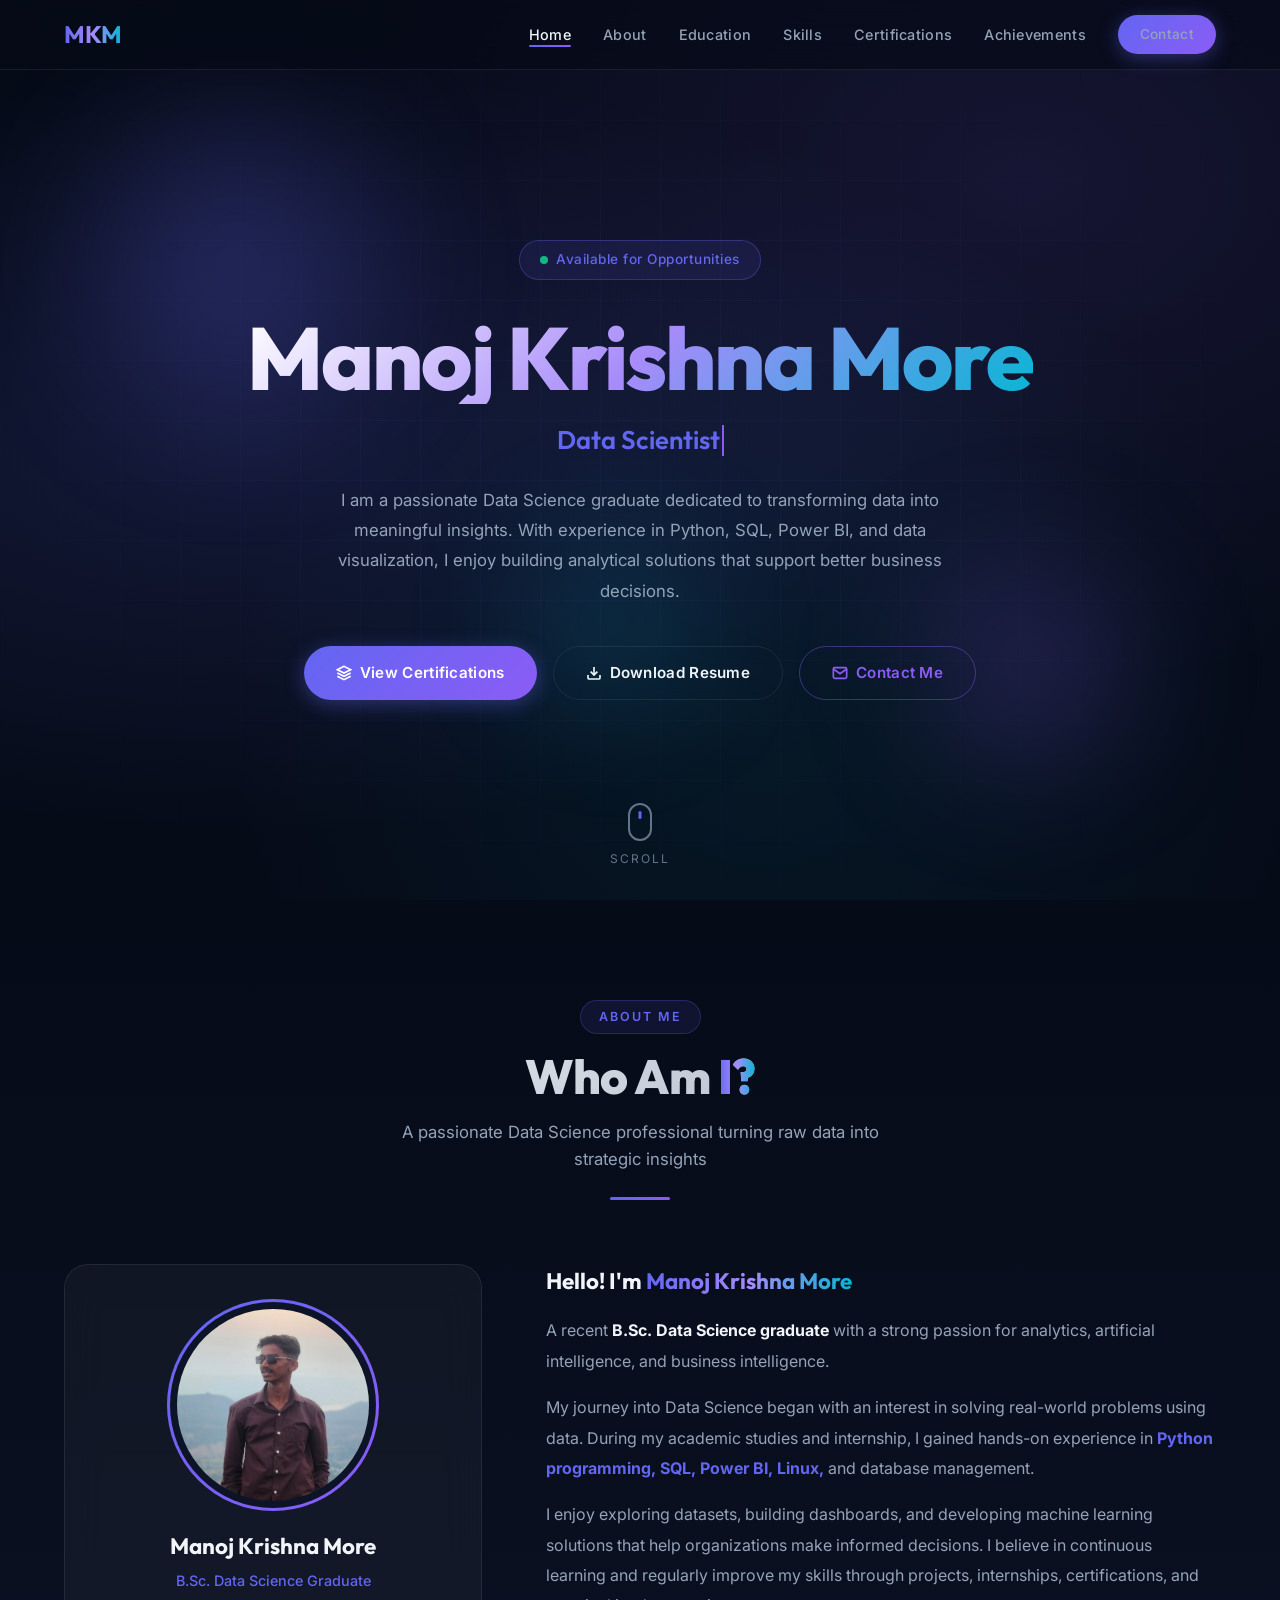
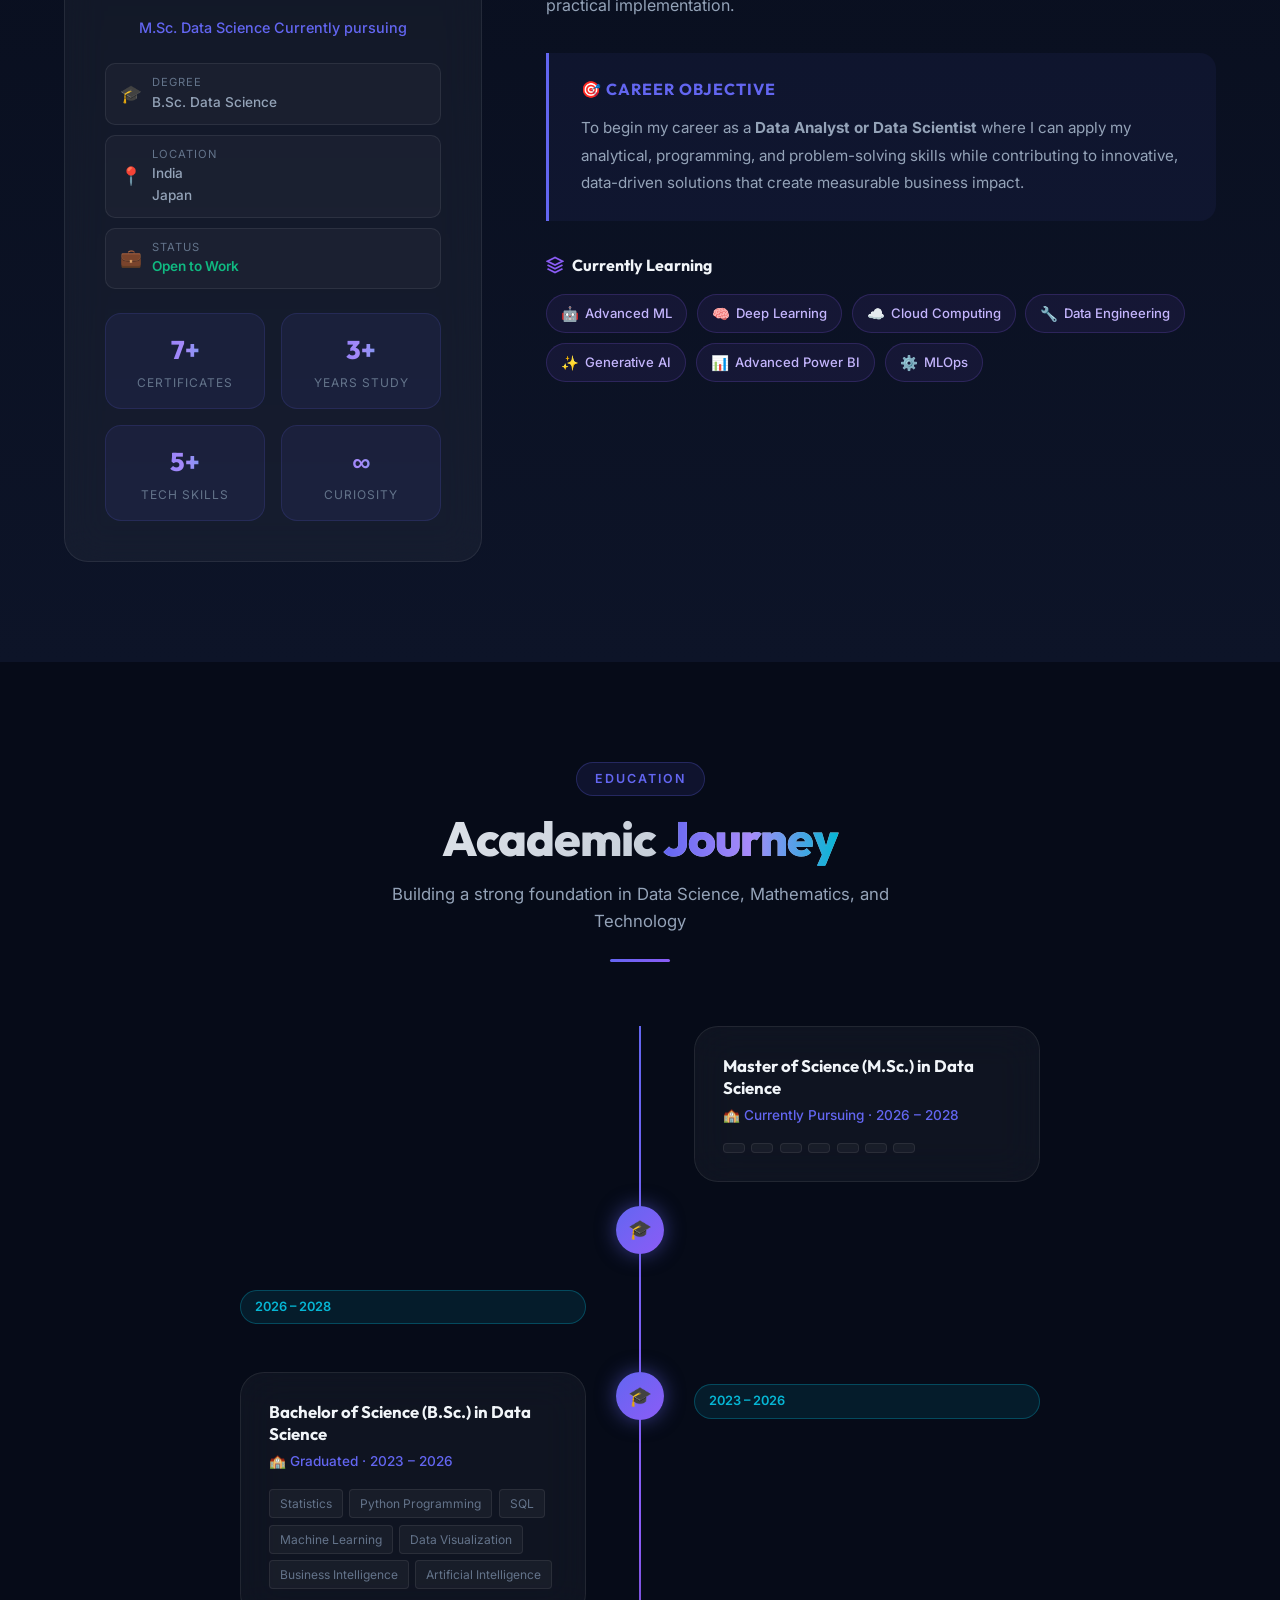
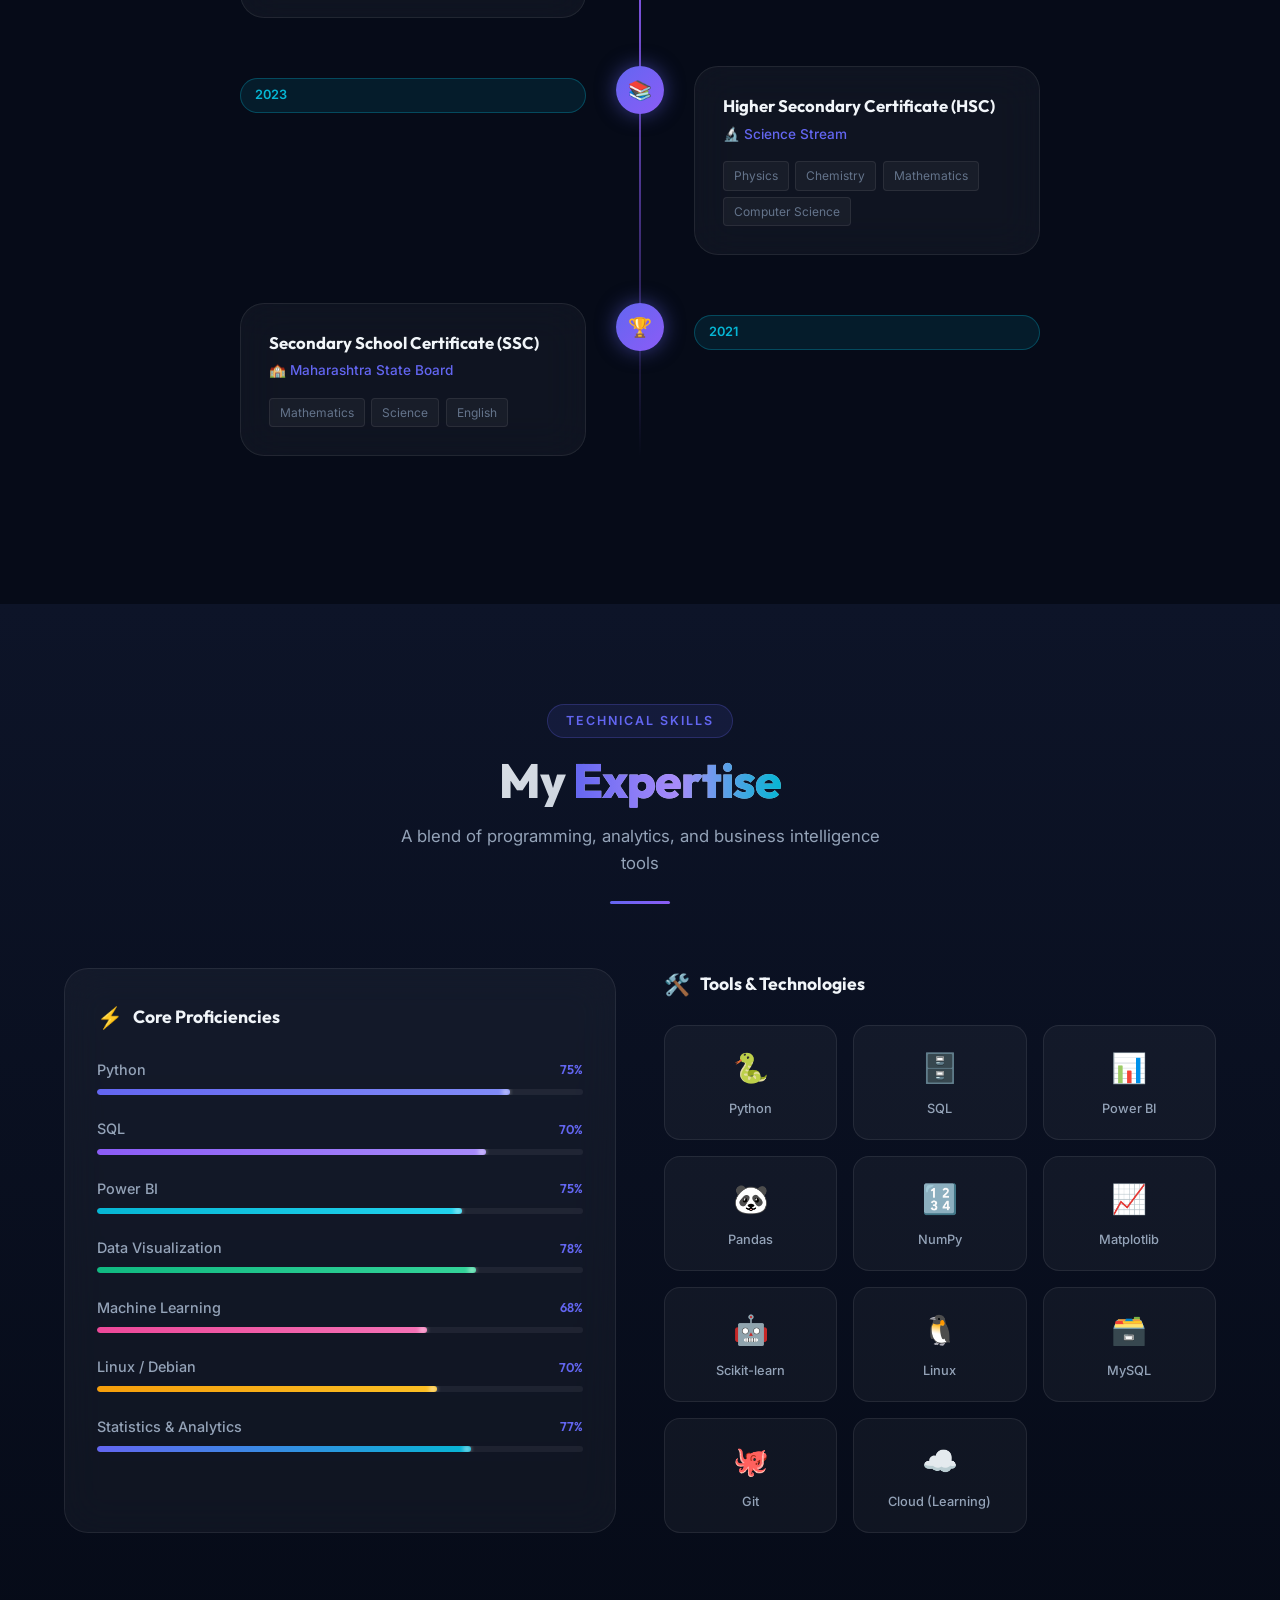
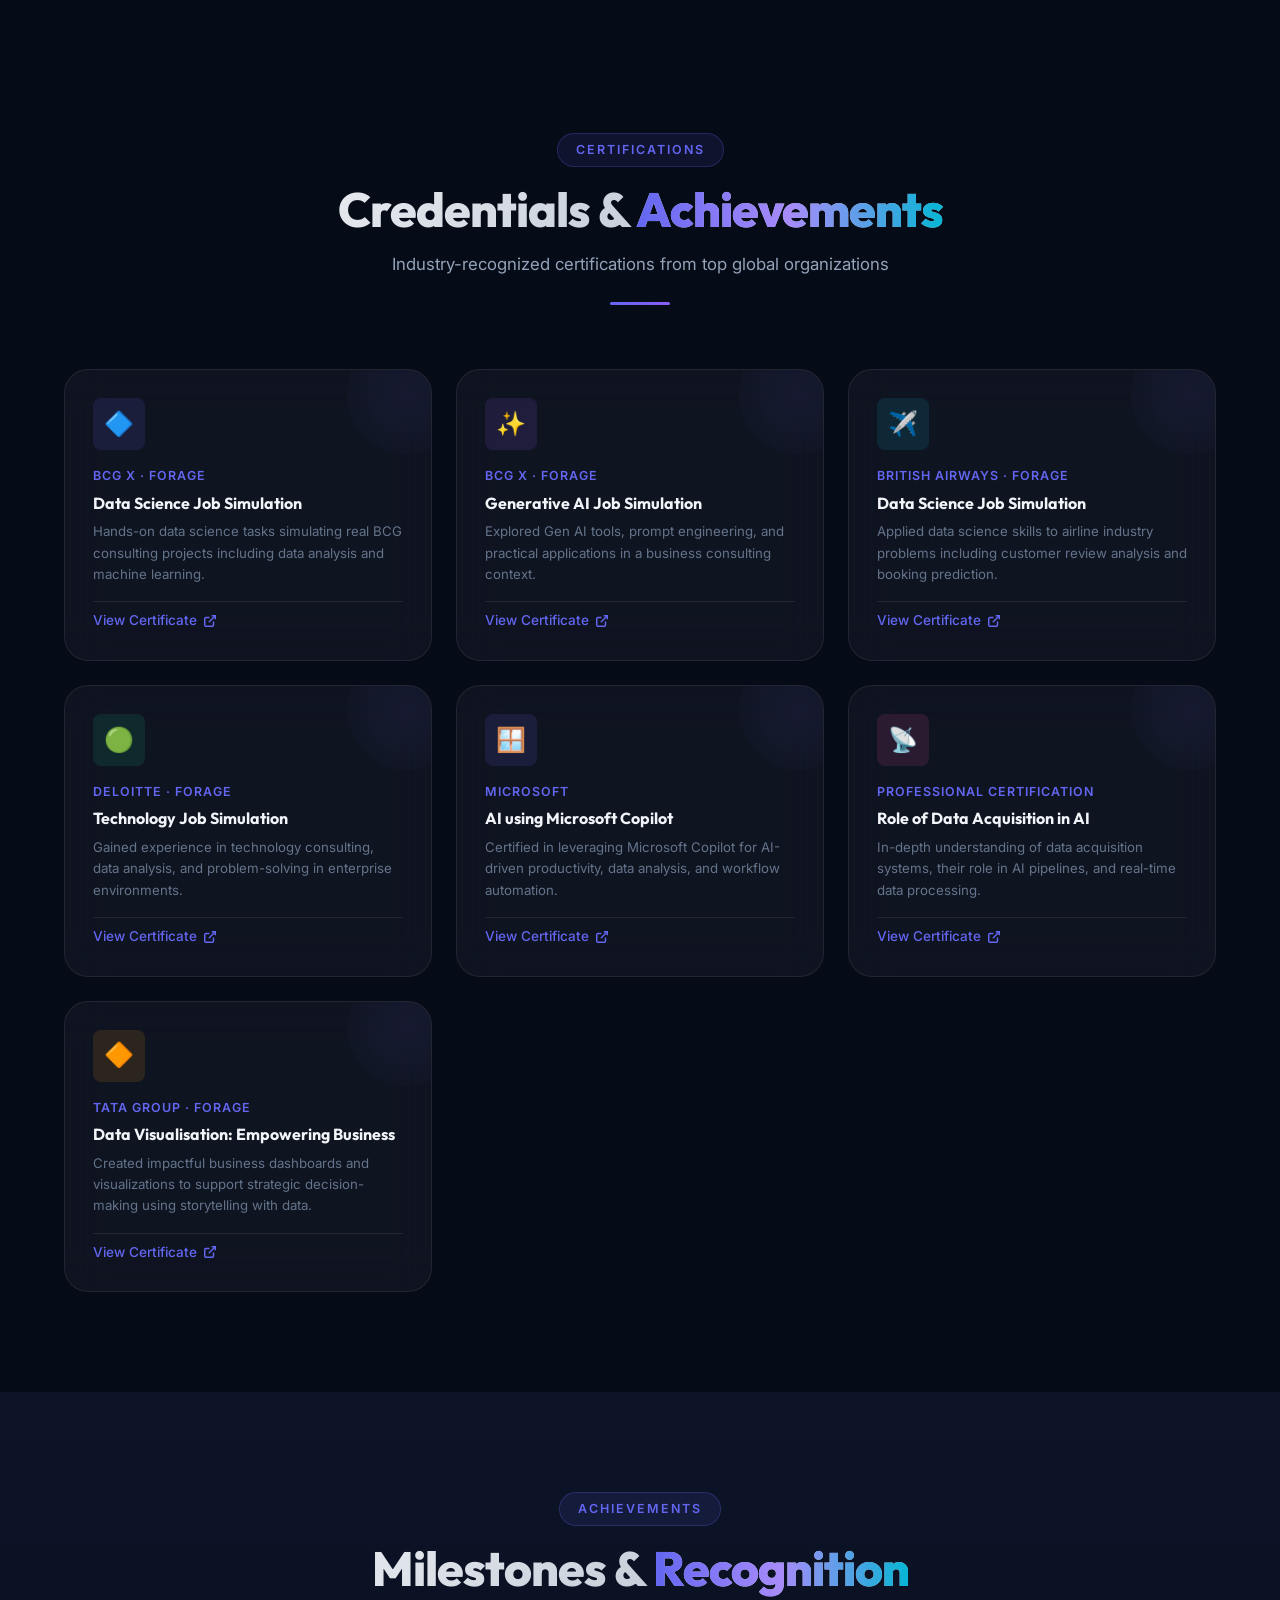
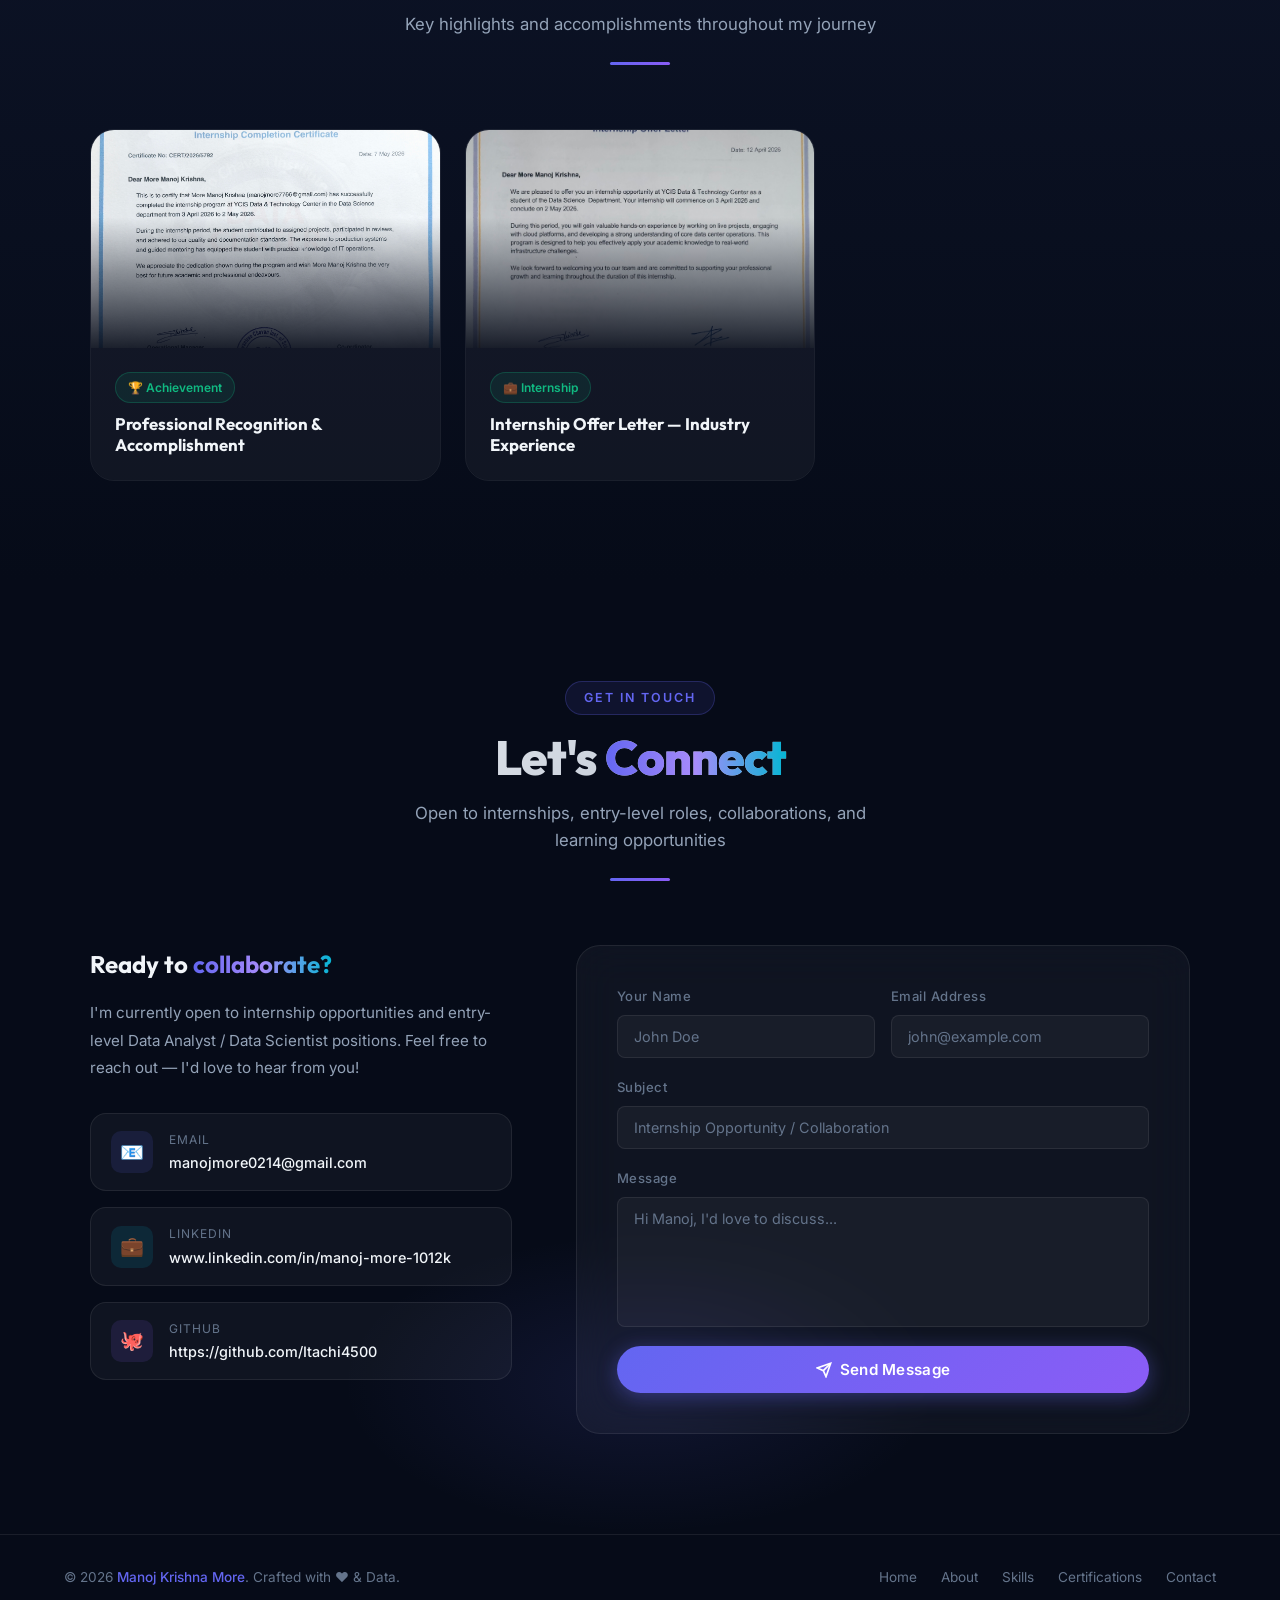
<file: Portfolio/index.html>
<!DOCTYPE html>
<html lang="en">
<head>
  <meta charset="UTF-8" />
  <meta name="viewport" content="width=device-width, initial-scale=1.0" />
  <meta name="description" content="Manoj Krishna More — Aspiring Data Scientist & Data Analyst. Portfolio showcasing projects, skills, certifications, and experience in Python, SQL, Power BI, and Machine Learning." />
  <meta name="keywords" content="Data Science, Data Analyst, Python, SQL, Power BI, Machine Learning, Portfolio, Manoj Krishna More" />
  <meta name="author" content="Manoj Krishna More" />
  <meta property="og:title" content="Manoj Krishna More | Data Science Portfolio" />
  <meta property="og:description" content="Aspiring Data Scientist passionate about transforming data into meaningful insights." />
  <meta property="og:type" content="website" />
  <title>Manoj Krishna More | Data Science Portfolio</title>
  <link rel="stylesheet" href="style.css" />
  <link rel="preconnect" href="https://fonts.googleapis.com" />
  <link rel="preconnect" href="https://fonts.gstatic.com" crossorigin />
  <link href="https://fonts.googleapis.com/css2?family=Outfit:wght@300;400;500;600;700;800;900&family=Inter:wght@300;400;500;600&display=swap" rel="stylesheet" />
</head>
<body>

  <!-- ============================================================
       NAVIGATION
       ============================================================ -->
  <nav class="navbar" id="navbar" role="navigation" aria-label="Main navigation">
    <a href="#home" class="nav-logo" aria-label="Manoj Krishna More - Home">MKM</a>
    <ul class="nav-links" id="nav-links" role="list">
      <li><a href="#home" id="nav-home" class="active">Home</a></li>
      <li><a href="#about" id="nav-about">About</a></li>
      <li><a href="#education" id="nav-education">Education</a></li>
      <li><a href="#skills" id="nav-skills">Skills</a></li>
      <li><a href="#certifications" id="nav-certifications">Certifications</a></li>
      <li><a href="#achievements" id="nav-achievements">Achievements</a></li>
      <li><a href="#contact" id="nav-contact" class="btn btn-primary" style="padding:9px 22px;border-radius:50px;font-size:0.85rem;">Contact</a></li>
    </ul>
    <button class="hamburger" id="hamburger" aria-label="Toggle mobile menu" aria-expanded="false">
      <span></span><span></span><span></span>
    </button>
  </nav>

  <!-- ============================================================
       HERO SECTION
       ============================================================ -->
  <section id="home" aria-label="Introduction">
    <div class="hero-bg"></div>
    <div class="hero-grid"></div>
    <div class="orb orb-1"></div>
    <div class="orb orb-2"></div>
    <div class="orb orb-3"></div>
    <div class="particles-container" id="particles-container" aria-hidden="true"></div>

    <div class="hero-content reveal">
      <div class="hero-badge">
        <span class="dot" aria-hidden="true"></span>
        Available for Opportunities
      </div>
      <h1 class="hero-name">Manoj Krishna More</h1>
      <p class="hero-subtitle">
        <span class="typed-text" id="typed-text" aria-live="polite"></span><span class="cursor-blink" aria-hidden="true"></span>
      </p>
      <p class="hero-description">
        I am a passionate Data Science graduate dedicated to transforming data into meaningful insights. 
        With experience in Python, SQL, Power BI, and data visualization, I enjoy building analytical 
        solutions that support better business decisions.
      </p>
      <div class="hero-buttons">
        <a href="#certifications" class="btn btn-primary" id="hero-view-projects">
          <svg width="16" height="16" viewBox="0 0 24 24" fill="none" stroke="currentColor" stroke-width="2.5"><path d="M12 2L2 7l10 5 10-5-10-5z"/><path d="M2 17l10 5 10-5"/><path d="M2 12l10 5 10-5"/></svg>
          View Certifications
        </a>
        <a href="resume.pdf" download class="btn btn-secondary" id="hero-download-resume">
          <svg width="16" height="16" viewBox="0 0 24 24" fill="none" stroke="currentColor" stroke-width="2.5"><path d="M21 15v4a2 2 0 01-2 2H5a2 2 0 01-2-2v-4"/><polyline points="7 10 12 15 17 10"/><line x1="12" y1="15" x2="12" y2="3"/></svg>
          Download Resume
        </a>
        <a href="#contact" class="btn btn-outline" id="hero-contact">
          <svg width="16" height="16" viewBox="0 0 24 24" fill="none" stroke="currentColor" stroke-width="2.5"><path d="M4 4h16c1.1 0 2 .9 2 2v12c0 1.1-.9 2-2 2H4c-1.1 0-2-.9-2-2V6c0-1.1.9-2 2-2z"/><polyline points="22,6 12,13 2,6"/></svg>
          Contact Me
        </a>
      </div>
    </div>

    <div class="scroll-indicator" aria-hidden="true">
      <div class="scroll-mouse"></div>
      <span>Scroll</span>
    </div>
  </section>

  <!-- ============================================================
       ABOUT SECTION
       ============================================================ -->
  <section id="about" aria-labelledby="about-title">
    <div class="section-header reveal">
      <span class="section-tag">About Me</span>
      <h2 class="section-title" id="about-title">Who Am <span>I?</span></h2>
      <p class="section-subtitle">A passionate Data Science professional turning raw data into strategic insights</p>
      <div class="section-divider"></div>
    </div>

    <div class="about-grid">
      <!-- Profile Card -->
      <div class="glass-card profile-card reveal-left">
        <div class="profile-img-wrapper">
          <div class="profile-img-ring" aria-hidden="true"></div>
          <img 
            src="Profile Picture/IMG_20260331_133851.jpg" 
            alt="Manoj Krishna More - Profile Photo" 
            class="profile-img"
            loading="eager"
          />
        </div>
        <p class="profile-name">Manoj Krishna More</p>
        <p class="profile-title">B.Sc. Data Science Graduate</p>
        <p class="profile-title">M.Sc. Data Science Currently pursuing</p>

        <div style="display:flex;flex-direction:column;gap:0.6rem;margin-top:1rem;text-align:left;">
          <div style="display:flex;align-items:center;gap:10px;padding:10px 14px;background:rgba(255,255,255,0.03);border-radius:10px;border:1px solid var(--border-color);">
            <span style="font-size:1.1rem;">🎓</span>
            <div>
              <div style="font-size:0.7rem;color:var(--text-muted);letter-spacing:1px;text-transform:uppercase;">Degree</div>
              <div style="font-size:0.85rem;color:var(--text-secondary);font-weight:500;">B.Sc. Data Science</div>
            </div>
          </div>
          <div style="display:flex;align-items:center;gap:10px;padding:10px 14px;background:rgba(255,255,255,0.03);border-radius:10px;border:1px solid var(--border-color);">
            <span style="font-size:1.1rem;">📍</span>
            <div>
              <div style="font-size:0.7rem;color:var(--text-muted);letter-spacing:1px;text-transform:uppercase;">Location</div>
              <div style="font-size:0.85rem;color:var(--text-secondary);font-weight:500;">India</div>
              <div style="font-size:0.85rem;color:var(--text-secondary);font-weight:500;">Japan</div>
            </div>
          </div>
          <div style="display:flex;align-items:center;gap:10px;padding:10px 14px;background:rgba(255,255,255,0.03);border-radius:10px;border:1px solid var(--border-color);">
            <span style="font-size:1.1rem;">💼</span>
            <div>
              <div style="font-size:0.7rem;color:var(--text-muted);letter-spacing:1px;text-transform:uppercase;">Status</div>
              <div style="font-size:0.85rem;color:#10b981;font-weight:600;">Open to Work</div>
            </div>
          </div>
        </div>

        <div class="profile-stats">
          <div class="stat-item">
            <div class="stat-number">7+</div>
            <div class="stat-label">Certificates</div>
          </div>
          <div class="stat-item">
            <div class="stat-number">3+</div>
            <div class="stat-label">Years Study</div>
          </div>
          <div class="stat-item">
            <div class="stat-number">5+</div>
            <div class="stat-label">Tech Skills</div>
          </div>
          <div class="stat-item">
            <div class="stat-number">∞</div>
            <div class="stat-label">Curiosity</div>
          </div>
        </div>
      </div>

      <!-- About Content -->
      <div class="about-content reveal-right">
        <div>
          <h3 style="font-family:var(--font-heading);font-size:1.4rem;font-weight:700;color:var(--text-primary);margin-bottom:1rem;">
            Hello! I'm <span class="gradient-text">Manoj Krishna More</span>
          </h3>
          <div class="about-bio">
            <p>A recent <strong style="color:var(--text-primary);">B.Sc. Data Science graduate</strong> with a strong passion for analytics, artificial intelligence, and business intelligence.</p>
            <p>My journey into Data Science began with an interest in solving real-world problems using data. During my academic studies and internship, I gained hands-on experience in <strong style="color:var(--accent-blue);">Python programming, SQL, Power BI, Linux,</strong> and database management.</p>
            <p>I enjoy exploring datasets, building dashboards, and developing machine learning solutions that help organizations make informed decisions. I believe in continuous learning and regularly improve my skills through projects, internships, certifications, and practical implementation.</p>
          </div>
        </div>

        <div class="about-objective">
          <h3>🎯 Career Objective</h3>
          <p>To begin my career as a <strong>Data Analyst or Data Scientist</strong> where I can apply my analytical, programming, and problem-solving skills while contributing to innovative, data-driven solutions that create measurable business impact.</p>
        </div>

        <div class="currently-learning">
          <h3>
            <svg width="18" height="18" viewBox="0 0 24 24" fill="none" stroke="var(--accent-violet)" stroke-width="2.5"><path d="M12 2L2 7l10 5 10-5-10-5z"/><path d="M2 17l10 5 10-5"/><path d="M2 12l10 5 10-5"/></svg>
            Currently Learning
          </h3>
          <div class="learning-grid">
            <span class="learning-tag"><span class="tag-icon">🤖</span> Advanced ML</span>
            <span class="learning-tag"><span class="tag-icon">🧠</span> Deep Learning</span>
            <span class="learning-tag"><span class="tag-icon">☁️</span> Cloud Computing</span>
            <span class="learning-tag"><span class="tag-icon">🔧</span> Data Engineering</span>
            <span class="learning-tag"><span class="tag-icon">✨</span> Generative AI</span>
            <span class="learning-tag"><span class="tag-icon">📊</span> Advanced Power BI</span>
            <span class="learning-tag"><span class="tag-icon">⚙️</span> MLOps</span>
          </div>
        </div>
      </div>
    </div>
  </section>

  <!-- ============================================================
       EDUCATION SECTION
       ============================================================ -->
  <section id="education" aria-labelledby="education-title">
    <div class="section-header reveal">
      <span class="section-tag">Education</span>
      <h2 class="section-title" id="education-title">Academic <span>Journey</span></h2>
      <p class="section-subtitle">Building a strong foundation in Data Science, Mathematics, and Technology</p>
      <div class="section-divider"></div>
    </div>

    <div class="education-timeline">
      <div class="timeline-line" aria-hidden="true"></div>

            <!-- M.Sc. Data Science -->
      <div class="timeline-item reveal">
        <div class="glass-card edu-card">
          <div class="edu-degree">Master of Science (M.Sc.) in Data Science</div>
          <div class="edu-institution">🏫 Currently Pursuing · 2026 – 2028</div>
          <div class="edu-subjects"> 
            <!-- Subjects -->
            <span class="edu-subject"></span>
            <span class="edu-subject"></span>
            <span class="edu-subject"></span>
            <span class="edu-subject"></span>
            <span class="edu-subject"></span>
            <span class="edu-subject"></span>
            <span class="edu-subject"></span>
          </div>
        </div>
        <div class="timeline-dot" aria-hidden="true">🎓</div>
        <div class="edu-year">
          <span class="year-badge">2026 – 2028</span>
        </div>
      </div>

      <!-- B.Sc. Data Science -->
      <div class="timeline-item reveal">
        <div class="glass-card edu-card">
          <div class="edu-degree">Bachelor of Science (B.Sc.) in Data Science</div>
          <div class="edu-institution">🏫 Graduated · 2023 – 2026</div>
          <div class="edu-subjects">
            <span class="edu-subject">Statistics</span>
            <span class="edu-subject">Python Programming</span>
            <span class="edu-subject">SQL</span>
            <span class="edu-subject">Machine Learning</span>
            <span class="edu-subject">Data Visualization</span>
            <span class="edu-subject">Business Intelligence</span>
            <span class="edu-subject">Artificial Intelligence</span>
          </div>
        </div>
        <div class="timeline-dot" aria-hidden="true">🎓</div>
        <div class="edu-year">
          <span class="year-badge">2023 – 2026</span>
        </div>
      </div>

      <!-- HSC -->
      <div class="timeline-item reveal">
        <div class="edu-year" style="justify-content:flex-start;padding-top:0.75rem;">
          <span class="year-badge">2023</span>
        </div>
        <div class="timeline-dot" aria-hidden="true">📚</div>
        <div class="glass-card edu-card">
          <div class="edu-degree">Higher Secondary Certificate (HSC)</div>
          <div class="edu-institution">🔬 Science Stream</div>
          <div class="edu-subjects">
            <span class="edu-subject">Physics</span>
            <span class="edu-subject">Chemistry</span>
            <span class="edu-subject">Mathematics</span>
            <span class="edu-subject">Computer Science</span>
          </div>
        </div>
      </div>

      <!-- SSC -->
      <div class="timeline-item reveal">
        <div class="glass-card edu-card">
          <div class="edu-degree">Secondary School Certificate (SSC)</div>
          <div class="edu-institution">🏫 Maharashtra State Board</div>
          <div class="edu-subjects">
            <span class="edu-subject">Mathematics</span>
            <span class="edu-subject">Science</span>
            <span class="edu-subject">English</span>
          </div>
        </div>
        <div class="timeline-dot" aria-hidden="true">🏆</div>
        <div class="edu-year">
          <span class="year-badge">2021</span>
        </div>
      </div>
    </div>
  </section>

  <!-- ============================================================
       SKILLS SECTION
       ============================================================ -->
  <section id="skills" aria-labelledby="skills-title">
    <div class="section-header reveal">
      <span class="section-tag">Technical Skills</span>
      <h2 class="section-title" id="skills-title">My <span>Expertise</span></h2>
      <p class="section-subtitle">A blend of programming, analytics, and business intelligence tools</p>
      <div class="section-divider"></div>
    </div>

    <div class="skills-layout">
      <!-- Skill Bars -->
      <div class="glass-card" style="padding:2rem;" >
        <h3 class="skills-group-title reveal-left">
          <span class="group-icon">⚡</span> Core Proficiencies
        </h3>
        <div id="skill-bars">
          <div class="skill-item reveal-left" style="transition-delay:0.1s">
            <div class="skill-header">
              <span class="skill-name">Python</span>
              <span class="skill-percent">75%</span>
            </div>
            <div class="skill-bar">
              <div class="skill-fill" data-width="85" style="background:linear-gradient(90deg,#6366f1,#818cf8)"></div>
            </div>
          </div>
          <div class="skill-item reveal-left" style="transition-delay:0.15s">
            <div class="skill-header">
              <span class="skill-name">SQL</span>
              <span class="skill-percent">70%</span>
            </div>
            <div class="skill-bar">
              <div class="skill-fill" data-width="80" style="background:linear-gradient(90deg,#8b5cf6,#a78bfa)"></div>
            </div>
          </div>
          <div class="skill-item reveal-left" style="transition-delay:0.2s">
            <div class="skill-header">
              <span class="skill-name">Power BI</span>
              <span class="skill-percent">75%</span>
            </div>
            <div class="skill-bar">
              <div class="skill-fill" data-width="75" style="background:linear-gradient(90deg,#06b6d4,#22d3ee)"></div>
            </div>
          </div>
          <div class="skill-item reveal-left" style="transition-delay:0.25s">
            <div class="skill-header">
              <span class="skill-name">Data Visualization</span>
              <span class="skill-percent">78%</span>
            </div>
            <div class="skill-bar">
              <div class="skill-fill" data-width="78" style="background:linear-gradient(90deg,#10b981,#34d399)"></div>
            </div>
          </div>
          <div class="skill-item reveal-left" style="transition-delay:0.3s">
            <div class="skill-header">
              <span class="skill-name">Machine Learning</span>
              <span class="skill-percent">68%</span>
            </div>
            <div class="skill-bar">
              <div class="skill-fill" data-width="68" style="background:linear-gradient(90deg,#ec4899,#f472b6)"></div>
            </div>
          </div>
          <div class="skill-item reveal-left" style="transition-delay:0.35s">
            <div class="skill-header">
              <span class="skill-name">Linux / Debian</span>
              <span class="skill-percent">70%</span>
            </div>
            <div class="skill-bar">
              <div class="skill-fill" data-width="70" style="background:linear-gradient(90deg,#f59e0b,#fbbf24)"></div>
            </div>
          </div>
          <div class="skill-item reveal-left" style="transition-delay:0.4s">
            <div class="skill-header">
              <span class="skill-name">Statistics & Analytics</span>
              <span class="skill-percent">77%</span>
            </div>
            <div class="skill-bar">
              <div class="skill-fill" data-width="77" style="background:linear-gradient(90deg,#6366f1,#06b6d4)"></div>
            </div>
          </div>
        </div>
      </div>

      <!-- Tech Pills -->
      <div>
        <h3 class="skills-group-title reveal-right">
          <span class="group-icon">🛠️</span> Tools & Technologies
        </h3>
        <div class="tech-grid">
          <div class="tech-pill reveal" style="transition-delay:0.05s">
            <span class="tech-icon">🐍</span>
            <span class="tech-name">Python</span>
          </div>
          <div class="tech-pill reveal" style="transition-delay:0.1s">
            <span class="tech-icon">🗄️</span>
            <span class="tech-name">SQL</span>
          </div>
          <div class="tech-pill reveal" style="transition-delay:0.15s">
            <span class="tech-icon">📊</span>
            <span class="tech-name">Power BI</span>
          </div>
          <div class="tech-pill reveal" style="transition-delay:0.2s">
            <span class="tech-icon">🐼</span>
            <span class="tech-name">Pandas</span>
          </div>
          <div class="tech-pill reveal" style="transition-delay:0.25s">
            <span class="tech-icon">🔢</span>
            <span class="tech-name">NumPy</span>
          </div>
          <div class="tech-pill reveal" style="transition-delay:0.3s">
            <span class="tech-icon">📈</span>
            <span class="tech-name">Matplotlib</span>
          </div>
          <div class="tech-pill reveal" style="transition-delay:0.35s">
            <span class="tech-icon">🤖</span>
            <span class="tech-name">Scikit-learn</span>
          </div>
          <div class="tech-pill reveal" style="transition-delay:0.4s">
            <span class="tech-icon">🐧</span>
            <span class="tech-name">Linux</span>
          </div>
          <div class="tech-pill reveal" style="transition-delay:0.45s">
            <span class="tech-icon">🗃️</span>
            <span class="tech-name">MySQL</span>
          </div>
          <div class="tech-pill reveal" style="transition-delay:0.55s">
            <span class="tech-icon">🐙</span>
            <span class="tech-name">Git</span>
          </div>
          <div class="tech-pill reveal" style="transition-delay:0.6s">
            <span class="tech-icon">☁️</span>
            <span class="tech-name">Cloud (Learning)</span>
          </div>
        </div>
      </div>
    </div>
  </section>

  <!-- ============================================================
       CERTIFICATIONS SECTION
       ============================================================ -->
  <section id="certifications" aria-labelledby="certifications-title">
    <div class="section-header reveal">
      <span class="section-tag">Certifications</span>
      <h2 class="section-title" id="certifications-title">Credentials &amp; <span>Achievements</span></h2>
      <p class="section-subtitle">Industry-recognized certifications from top global organizations</p>
      <div class="section-divider"></div>
    </div>

    <div class="cert-grid">

      <!-- BCG X Data Science -->
      <div class="glass-card cert-card reveal" style="transition-delay:0.05s">
        <div class="cert-icon-wrap icon-blue">🔷</div>
        <div class="cert-meta">
          <div class="cert-issuer">BCG X · Forage</div>
          <div class="cert-name">Data Science Job Simulation</div>
          <div class="cert-desc">Hands-on data science tasks simulating real BCG consulting projects including data analysis and machine learning.</div>
        </div>
        <a href="Certificates/BCG X Certificate.pdf" class="cert-link" target="_blank" id="cert-bcg-ds" rel="noopener noreferrer">
          View Certificate
          <svg width="14" height="14" viewBox="0 0 24 24" fill="none" stroke="currentColor" stroke-width="2.5"><path d="M18 13v6a2 2 0 01-2 2H5a2 2 0 01-2-2V8a2 2 0 012-2h6"/><polyline points="15 3 21 3 21 9"/><line x1="10" y1="14" x2="21" y2="3"/></svg>
        </a>
      </div>

      <!-- BCG X GenAI -->
      <div class="glass-card cert-card reveal" style="transition-delay:0.1s">
        <div class="cert-icon-wrap icon-violet">✨</div>
        <div class="cert-meta">
          <div class="cert-issuer">BCG X · Forage</div>
          <div class="cert-name">Generative AI Job Simulation</div>
          <div class="cert-desc">Explored Gen AI tools, prompt engineering, and practical applications in a business consulting context.</div>
        </div>
        <a href="Certificates/BCG X Gen AI.pdf" class="cert-link" target="_blank" id="cert-bcg-genai" rel="noopener noreferrer">
          View Certificate
          <svg width="14" height="14" viewBox="0 0 24 24" fill="none" stroke="currentColor" stroke-width="2.5"><path d="M18 13v6a2 2 0 01-2 2H5a2 2 0 01-2-2V8a2 2 0 012-2h6"/><polyline points="15 3 21 3 21 9"/><line x1="10" y1="14" x2="21" y2="3"/></svg>
        </a>
      </div>

      <!-- British Airways -->
      <div class="glass-card cert-card reveal" style="transition-delay:0.15s">
        <div class="cert-icon-wrap icon-cyan">✈️</div>
        <div class="cert-meta">
          <div class="cert-issuer">British Airways · Forage</div>
          <div class="cert-name">Data Science Job Simulation</div>
          <div class="cert-desc">Applied data science skills to airline industry problems including customer review analysis and booking prediction.</div>
        </div>
        <a href="Certificates/British Airline Data science.pdf" class="cert-link" target="_blank" id="cert-british-airways" rel="noopener noreferrer">
          View Certificate
          <svg width="14" height="14" viewBox="0 0 24 24" fill="none" stroke="currentColor" stroke-width="2.5"><path d="M18 13v6a2 2 0 01-2 2H5a2 2 0 01-2-2V8a2 2 0 012-2h6"/><polyline points="15 3 21 3 21 9"/><line x1="10" y1="14" x2="21" y2="3"/></svg>
        </a>
      </div>

      <!-- Deloitte -->
      <div class="glass-card cert-card reveal" style="transition-delay:0.2s">
        <div class="cert-icon-wrap icon-emerald">🟢</div>
        <div class="cert-meta">
          <div class="cert-issuer">Deloitte · Forage</div>
          <div class="cert-name">Technology Job Simulation</div>
          <div class="cert-desc">Gained experience in technology consulting, data analysis, and problem-solving in enterprise environments.</div>
        </div>
        <a href="Certificates/Deloitte Certificate.pdf" class="cert-link" target="_blank" id="cert-deloitte" rel="noopener noreferrer">
          View Certificate
          <svg width="14" height="14" viewBox="0 0 24 24" fill="none" stroke="currentColor" stroke-width="2.5"><path d="M18 13v6a2 2 0 01-2 2H5a2 2 0 01-2-2V8a2 2 0 012-2h6"/><polyline points="15 3 21 3 21 9"/><line x1="10" y1="14" x2="21" y2="3"/></svg>
        </a>
      </div>

      <!-- Microsoft AI -->
      <div class="glass-card cert-card reveal" style="transition-delay:0.25s">
        <div class="cert-icon-wrap icon-blue">🪟</div>
        <div class="cert-meta">
          <div class="cert-issuer">Microsoft</div>
          <div class="cert-name">AI using Microsoft Copilot</div>
          <div class="cert-desc">Certified in leveraging Microsoft Copilot for AI-driven productivity, data analysis, and workflow automation.</div>
        </div>
        <a href="Certificates/Microsoft AI using MS Copilot.pdf" class="cert-link" target="_blank" id="cert-microsoft-ai" rel="noopener noreferrer">
          View Certificate
          <svg width="14" height="14" viewBox="0 0 24 24" fill="none" stroke="currentColor" stroke-width="2.5"><path d="M18 13v6a2 2 0 01-2 2H5a2 2 0 01-2-2V8a2 2 0 012-2h6"/><polyline points="15 3 21 3 21 9"/><line x1="10" y1="14" x2="21" y2="3"/></svg>
        </a>
      </div>

      <!-- Data Acquisition AI -->
      <div class="glass-card cert-card reveal" style="transition-delay:0.3s">
        <div class="cert-icon-wrap icon-pink">📡</div>
        <div class="cert-meta">
          <div class="cert-issuer">Professional Certification</div>
          <div class="cert-name">Role of Data Acquisition in AI</div>
          <div class="cert-desc">In-depth understanding of data acquisition systems, their role in AI pipelines, and real-time data processing.</div>
        </div>
        <a href="Certificates/Role of Data Acquisition systems in Artificial Intelligence Certificate.pdf" class="cert-link" target="_blank" id="cert-data-acquisition" rel="noopener noreferrer">
          View Certificate
          <svg width="14" height="14" viewBox="0 0 24 24" fill="none" stroke="currentColor" stroke-width="2.5"><path d="M18 13v6a2 2 0 01-2 2H5a2 2 0 01-2-2V8a2 2 0 012-2h6"/><polyline points="15 3 21 3 21 9"/><line x1="10" y1="14" x2="21" y2="3"/></svg>
        </a>
      </div>

      <!-- Tata -->
      <div class="glass-card cert-card reveal" style="transition-delay:0.35s">
        <div class="cert-icon-wrap icon-amber">🔶</div>
        <div class="cert-meta">
          <div class="cert-issuer">Tata Group · Forage</div>
          <div class="cert-name">Data Visualisation: Empowering Business</div>
          <div class="cert-desc">Created impactful business dashboards and visualizations to support strategic decision-making using storytelling with data.</div>
        </div>
        <a href="Certificates/Tata data visualisation.pdf" class="cert-link" target="_blank" id="cert-tata" rel="noopener noreferrer">
          View Certificate
          <svg width="14" height="14" viewBox="0 0 24 24" fill="none" stroke="currentColor" stroke-width="2.5"><path d="M18 13v6a2 2 0 01-2 2H5a2 2 0 01-2-2V8a2 2 0 012-2h6"/><polyline points="15 3 21 3 21 9"/><line x1="10" y1="14" x2="21" y2="3"/></svg>
        </a>
      </div>

    </div>
  </section>

  <!-- ============================================================
       ACHIEVEMENTS SECTION
       ============================================================ -->
  <section id="achievements" aria-labelledby="achievements-title">
    <div class="section-header reveal">
      <span class="section-tag">Achievements</span>
      <h2 class="section-title" id="achievements-title">Milestones &amp; <span>Recognition</span></h2>
      <p class="section-subtitle">Key highlights and accomplishments throughout my journey</p>
      <div class="section-divider"></div>
    </div>

    <div class="achievements-grid">
      <!-- Achievement 1 -->
      <div class="achievement-card reveal" style="transition-delay:0.05s">
        <div class="achievement-img-wrap">
          <img 
            src="Achivements/IMG_20260508_123103_1.jpg" 
            alt="Achievement - Professional Recognition" 
            class="achievement-img"
            loading="lazy"
          />
          <div class="achievement-overlay" aria-hidden="true"></div>
        </div>
        <div class="achievement-body">
          <div class="achievement-badge">🏆 Achievement</div>
          <div class="achievement-title">Professional Recognition & Accomplishment</div>
        </div>
      </div>

      <!-- Achievement 2 — Offer Letter -->
      <div class="achievement-card reveal" style="transition-delay:0.1s">
        <div class="achievement-img-wrap">
          <img 
            src="Achivements/offer letter.jpg" 
            alt="Internship Offer Letter" 
            class="achievement-img"
            loading="lazy"
          />
          <div class="achievement-overlay" aria-hidden="true"></div>
        </div>
        <div class="achievement-body">
          <div class="achievement-badge">💼 Internship</div>
          <div class="achievement-title">Internship Offer Letter — Industry Experience</div>
        </div>
      </div>
    </div>
  </section>

  <!-- ============================================================
       CONTACT SECTION
       ============================================================ -->
  <section id="contact" aria-labelledby="contact-title">
    <div class="section-header reveal">
      <span class="section-tag">Get In Touch</span>
      <h2 class="section-title" id="contact-title">Let's <span>Connect</span></h2>
      <p class="section-subtitle">Open to internships, entry-level roles, collaborations, and learning opportunities</p>
      <div class="section-divider"></div>
    </div>

    <div class="contact-layout">
      <!-- Contact Info -->
      <div class="reveal-left">
        <h3 style="font-family:var(--font-heading);font-size:1.5rem;font-weight:700;color:var(--text-primary);margin-bottom:1rem;">
          Ready to <span class="gradient-text">collaborate?</span>
        </h3>
        <p style="color:var(--text-secondary);font-size:0.95rem;line-height:1.8;margin-bottom:2rem;">
          I'm currently open to internship opportunities and entry-level Data Analyst / Data Scientist positions. 
          Feel free to reach out — I'd love to hear from you!
        </p>

        <div class="contact-links">
          <a href="mailto:manojmore0214@gmail.com" class="contact-link-item" id="contact-email">
            <div class="contact-link-icon icon-blue">📧</div>
            <div class="contact-link-info">
              <div class="link-label">Email</div>
              <div class="link-value">manojmore0214@gmail.com</div>
            </div>
          </a>
          <a href="www.linkedin.com/in/manoj-more-1012k" class="contact-link-item" target="_blank" id="contact-linkedin" rel="noopener noreferrer">
            <div class="contact-link-icon icon-cyan">💼</div>
            <div class="contact-link-info">
              <div class="link-label">LinkedIn</div>
              <div class="link-value">www.linkedin.com/in/manoj-more-1012k</div>
            </div>
          </a>
          <a href="https://github.com/Itachi4500" class="contact-link-item" target="_blank" id="contact-github" rel="noopener noreferrer">
            <div class="contact-link-icon icon-violet">🐙</div>
            <div class="contact-link-info">
              <div class="link-label">GitHub</div>
              <div class="link-value">https://github.com/Itachi4500</div>
            </div>
          </a>
        </div>
      </div>

      <!-- Contact Form -->
      <div class="glass-card contact-form reveal-right" role="form" aria-label="Contact form">
        <div class="form-row">
          <div class="form-group">
            <label class="form-label" for="contact-name">Your Name</label>
            <input class="form-input" type="text" id="contact-name" name="name" placeholder="John Doe" autocomplete="name" />
          </div>
          <div class="form-group">
            <label class="form-label" for="contact-email-input">Email Address</label>
            <input class="form-input" type="email" id="contact-email-input" name="email" placeholder="john@example.com" autocomplete="email" />
          </div>
        </div>
        <div class="form-group">
          <label class="form-label" for="contact-subject">Subject</label>
          <input class="form-input" type="text" id="contact-subject" name="subject" placeholder="Internship Opportunity / Collaboration" />
        </div>
        <div class="form-group">
          <label class="form-label" for="contact-message">Message</label>
          <textarea class="form-textarea" id="contact-message" name="message" placeholder="Hi Manoj, I'd love to discuss..."></textarea>
        </div>
        <button type="button" class="btn btn-primary" id="contact-submit" style="width:100%;justify-content:center;">
          <svg width="16" height="16" viewBox="0 0 24 24" fill="none" stroke="currentColor" stroke-width="2.5"><line x1="22" y1="2" x2="11" y2="13"/><polygon points="22 2 15 22 11 13 2 9 22 2"/></svg>
          Send Message
        </button>
        <p id="form-feedback" style="text-align:center;font-size:0.85rem;margin-top:0.5rem;color:var(--accent-emerald);display:none;">✅ Message sent! I'll be in touch soon.</p>
      </div>
    </div>
  </section>

  <!-- ============================================================
       FOOTER
       ============================================================ -->
  <footer role="contentinfo">
    <div class="footer-inner">
      <p class="footer-copy">
        © 2026 <span>Manoj Krishna More</span>. Crafted with ❤️ &amp; Data.
      </p>
      <div class="footer-links">
        <a href="#home">Home</a>
        <a href="#about">About</a>
        <a href="#skills">Skills</a>
        <a href="#certifications">Certifications</a>
        <a href="#contact">Contact</a>
      </div>
    </div>
  </footer>

  <script src="script.js"></script>
</body>
</html>
</file>
<file: Portfolio/style.css>
/* ============================================================
   MANOJ KRISHNA MORE — PORTFOLIO CSS
   Theme: Dark Glassmorphism | Electric Blue/Violet Accents
   ============================================================ */

/* ---------- Google Fonts ---------- */
@import url('https://fonts.googleapis.com/css2?family=Outfit:wght@300;400;500;600;700;800;900&family=Inter:wght@300;400;500;600&display=swap');

/* ---------- CSS Variables ---------- */
:root {
  --bg-primary: #060b18;
  --bg-secondary: #0d1428;
  --bg-card: rgba(255, 255, 255, 0.04);
  --bg-card-hover: rgba(255, 255, 255, 0.08);
  --border-color: rgba(255, 255, 255, 0.08);
  --border-glow: rgba(99, 102, 241, 0.4);

  --accent-blue: #6366f1;
  --accent-violet: #8b5cf6;
  --accent-cyan: #06b6d4;
  --accent-pink: #ec4899;
  --accent-emerald: #10b981;

  --gradient-primary: linear-gradient(135deg, #6366f1, #8b5cf6);
  --gradient-hero: linear-gradient(135deg, #0f0c29, #302b63, #24243e);
  --gradient-text: linear-gradient(90deg, #6366f1, #a78bfa, #06b6d4);

  --text-primary: #f1f5f9;
  --text-secondary: #94a3b8;
  --text-muted: #64748b;

  --font-heading: 'Outfit', sans-serif;
  --font-body: 'Inter', sans-serif;

  --radius-sm: 8px;
  --radius-md: 16px;
  --radius-lg: 24px;
  --radius-xl: 32px;

  --shadow-glow: 0 0 30px rgba(99, 102, 241, 0.2);
  --shadow-card: 0 8px 32px rgba(0, 0, 0, 0.4);
  --shadow-hover: 0 20px 60px rgba(99, 102, 241, 0.25);

  --transition: all 0.3s cubic-bezier(0.4, 0, 0.2, 1);
  --transition-slow: all 0.6s cubic-bezier(0.4, 0, 0.2, 1);
}

/* ---------- Reset & Base ---------- */
*, *::before, *::after {
  margin: 0;
  padding: 0;
  box-sizing: border-box;
}

html {
  scroll-behavior: smooth;
  scroll-padding-top: 80px;
}

body {
  font-family: var(--font-body);
  background-color: var(--bg-primary);
  color: var(--text-primary);
  line-height: 1.6;
  overflow-x: hidden;
  -webkit-font-smoothing: antialiased;
}

/* ---------- Scrollbar ---------- */
::-webkit-scrollbar { width: 6px; }
::-webkit-scrollbar-track { background: var(--bg-primary); }
::-webkit-scrollbar-thumb { background: var(--accent-blue); border-radius: 3px; }

/* ---------- Selection ---------- */
::selection { background: rgba(99, 102, 241, 0.3); color: #fff; }

/* ============================================================
   NAVIGATION
   ============================================================ */
.navbar {
  position: fixed;
  top: 0;
  left: 0;
  right: 0;
  z-index: 1000;
  padding: 0 5%;
  height: 70px;
  display: flex;
  align-items: center;
  justify-content: space-between;
  background: rgba(6, 11, 24, 0.7);
  backdrop-filter: blur(20px);
  -webkit-backdrop-filter: blur(20px);
  border-bottom: 1px solid var(--border-color);
  transition: var(--transition);
}

.navbar.scrolled {
  background: rgba(6, 11, 24, 0.95);
  box-shadow: 0 4px 30px rgba(0, 0, 0, 0.5);
}

.nav-logo {
  font-family: var(--font-heading);
  font-size: 1.5rem;
  font-weight: 700;
  background: var(--gradient-text);
  -webkit-background-clip: text;
  -webkit-text-fill-color: transparent;
  background-clip: text;
  letter-spacing: -0.5px;
  text-decoration: none;
}

.nav-links {
  display: flex;
  list-style: none;
  gap: 2rem;
  align-items: center;
}

.nav-links a {
  text-decoration: none;
  color: var(--text-secondary);
  font-size: 0.9rem;
  font-weight: 500;
  letter-spacing: 0.3px;
  transition: var(--transition);
  position: relative;
  padding-bottom: 4px;
}

.nav-links a::after {
  content: '';
  position: absolute;
  bottom: 0;
  left: 0;
  width: 0;
  height: 2px;
  background: var(--gradient-primary);
  border-radius: 2px;
  transition: var(--transition);
}

.nav-links a:hover,
.nav-links a.active {
  color: var(--text-primary);
}

.nav-links a:hover::after,
.nav-links a.active::after {
  width: 100%;
}

.hamburger {
  display: none;
  flex-direction: column;
  gap: 5px;
  cursor: pointer;
  padding: 4px;
}

.hamburger span {
  display: block;
  width: 24px;
  height: 2px;
  background: var(--text-primary);
  border-radius: 2px;
  transition: var(--transition);
}

.hamburger.open span:nth-child(1) { transform: translateY(7px) rotate(45deg); }
.hamburger.open span:nth-child(2) { opacity: 0; }
.hamburger.open span:nth-child(3) { transform: translateY(-7px) rotate(-45deg); }

/* ============================================================
   HERO SECTION
   ============================================================ */
#home {
  position: relative;
  min-height: 100vh;
  display: flex;
  align-items: center;
  justify-content: center;
  overflow: hidden;
  padding: 120px 5% 80px;
}

.hero-bg {
  position: absolute;
  inset: 0;
  background: radial-gradient(ellipse at 20% 50%, rgba(99, 102, 241, 0.15) 0%, transparent 60%),
              radial-gradient(ellipse at 80% 20%, rgba(139, 92, 246, 0.12) 0%, transparent 50%),
              radial-gradient(ellipse at 60% 80%, rgba(6, 182, 212, 0.08) 0%, transparent 50%),
              var(--bg-primary);
}

/* Animated mesh grid */
.hero-grid {
  position: absolute;
  inset: 0;
  background-image:
    linear-gradient(rgba(99,102,241,0.05) 1px, transparent 1px),
    linear-gradient(90deg, rgba(99,102,241,0.05) 1px, transparent 1px);
  background-size: 60px 60px;
  mask-image: radial-gradient(ellipse at center, black 30%, transparent 80%);
}

/* Floating orbs */
.orb {
  position: absolute;
  border-radius: 50%;
  filter: blur(60px);
  animation: float 8s ease-in-out infinite;
  pointer-events: none;
}

.orb-1 {
  width: 350px; height: 350px;
  background: radial-gradient(circle, rgba(99,102,241,0.3), transparent);
  top: 10%; left: 5%;
  animation-delay: 0s;
}

.orb-2 {
  width: 250px; height: 250px;
  background: radial-gradient(circle, rgba(139,92,246,0.25), transparent);
  top: 60%; right: 10%;
  animation-delay: -3s;
}

.orb-3 {
  width: 200px; height: 200px;
  background: radial-gradient(circle, rgba(6,182,212,0.2), transparent);
  bottom: 20%; left: 40%;
  animation-delay: -6s;
}

@keyframes float {
  0%, 100% { transform: translateY(0) scale(1); }
  50% { transform: translateY(-30px) scale(1.05); }
}

/* Particles */
.particles-container {
  position: absolute;
  inset: 0;
  pointer-events: none;
}

.particle {
  position: absolute;
  width: 2px;
  height: 2px;
  background: var(--accent-blue);
  border-radius: 50%;
  animation: drift linear infinite;
  opacity: 0;
}

@keyframes drift {
  0% { transform: translateY(100vh) rotate(0deg); opacity: 0; }
  10% { opacity: 1; }
  90% { opacity: 1; }
  100% { transform: translateY(-100px) rotate(360deg); opacity: 0; }
}

.hero-content {
  position: relative;
  z-index: 2;
  max-width: 900px;
  text-align: center;
}

.hero-badge {
  display: inline-flex;
  align-items: center;
  gap: 8px;
  padding: 8px 20px;
  background: rgba(99, 102, 241, 0.1);
  border: 1px solid rgba(99, 102, 241, 0.3);
  border-radius: 50px;
  font-size: 0.85rem;
  color: var(--accent-blue);
  font-weight: 500;
  margin-bottom: 2rem;
  letter-spacing: 0.5px;
}

.hero-badge .dot {
  width: 8px; height: 8px;
  background: var(--accent-emerald);
  border-radius: 50%;
  animation: pulse-dot 2s ease-in-out infinite;
}

@keyframes pulse-dot {
  0%, 100% { box-shadow: 0 0 0 0 rgba(16, 185, 129, 0.7); }
  50% { box-shadow: 0 0 0 6px rgba(16, 185, 129, 0); }
}

.hero-name {
  font-family: var(--font-heading);
  font-size: clamp(2.8rem, 7vw, 5.5rem);
  font-weight: 800;
  line-height: 1.05;
  letter-spacing: -2px;
  margin-bottom: 1rem;
  background: linear-gradient(135deg, #fff 0%, #a78bfa 50%, #06b6d4 100%);
  -webkit-background-clip: text;
  -webkit-text-fill-color: transparent;
  background-clip: text;
}

.hero-subtitle {
  font-family: var(--font-heading);
  font-size: clamp(1.1rem, 2.5vw, 1.6rem);
  font-weight: 400;
  color: var(--text-secondary);
  margin-bottom: 1.5rem;
  min-height: 2.5rem;
}

.hero-subtitle .typed-text {
  color: var(--accent-blue);
  font-weight: 600;
}

.cursor-blink {
  display: inline-block;
  width: 2px;
  height: 1.2em;
  background: var(--accent-violet);
  margin-left: 2px;
  vertical-align: text-bottom;
  animation: blink 1s step-end infinite;
}

@keyframes blink {
  0%, 100% { opacity: 1; }
  50% { opacity: 0; }
}

.hero-description {
  font-size: 1.05rem;
  color: var(--text-secondary);
  max-width: 650px;
  margin: 0 auto 2.5rem;
  line-height: 1.8;
}

.hero-buttons {
  display: flex;
  gap: 1rem;
  justify-content: center;
  flex-wrap: wrap;
}

/* ============================================================
   BUTTONS
   ============================================================ */
.btn {
  display: inline-flex;
  align-items: center;
  gap: 8px;
  padding: 14px 32px;
  border-radius: 50px;
  font-family: var(--font-body);
  font-size: 0.95rem;
  font-weight: 600;
  cursor: pointer;
  border: none;
  text-decoration: none;
  transition: var(--transition);
  letter-spacing: 0.3px;
  position: relative;
  overflow: hidden;
}

.btn::before {
  content: '';
  position: absolute;
  inset: 0;
  background: rgba(255, 255, 255, 0.1);
  opacity: 0;
  transition: var(--transition);
}

.btn:hover::before { opacity: 1; }

.btn-primary {
  background: var(--gradient-primary);
  color: #fff;
  box-shadow: 0 4px 20px rgba(99, 102, 241, 0.4);
}

.btn-primary:hover {
  transform: translateY(-3px);
  box-shadow: 0 8px 30px rgba(99, 102, 241, 0.6);
}

.btn-secondary {
  background: transparent;
  color: var(--text-primary);
  border: 1px solid var(--border-color);
  backdrop-filter: blur(10px);
}

.btn-secondary:hover {
  transform: translateY(-3px);
  border-color: var(--accent-blue);
  color: var(--accent-blue);
  box-shadow: 0 8px 25px rgba(99, 102, 241, 0.2);
}

.btn-outline {
  background: transparent;
  color: var(--accent-violet);
  border: 1px solid rgba(139, 92, 246, 0.4);
}

.btn-outline:hover {
  transform: translateY(-3px);
  background: rgba(139, 92, 246, 0.1);
  border-color: var(--accent-violet);
  box-shadow: 0 8px 25px rgba(139, 92, 246, 0.2);
}

/* Scroll indicator */
.scroll-indicator {
  position: absolute;
  bottom: 2rem;
  left: 50%;
  transform: translateX(-50%);
  display: flex;
  flex-direction: column;
  align-items: center;
  gap: 8px;
  color: var(--text-muted);
  font-size: 0.75rem;
  letter-spacing: 2px;
  text-transform: uppercase;
}

.scroll-mouse {
  width: 24px; height: 38px;
  border: 2px solid var(--text-muted);
  border-radius: 12px;
  position: relative;
}

.scroll-mouse::after {
  content: '';
  position: absolute;
  top: 6px;
  left: 50%;
  transform: translateX(-50%);
  width: 3px; height: 8px;
  background: var(--accent-blue);
  border-radius: 2px;
  animation: scroll-down 2s ease-in-out infinite;
}

@keyframes scroll-down {
  0% { top: 6px; opacity: 1; }
  100% { top: 20px; opacity: 0; }
}

/* ============================================================
   SECTIONS COMMON
   ============================================================ */
section {
  padding: 100px 5%;
}

.section-header {
  text-align: center;
  margin-bottom: 4rem;
}

.section-tag {
  display: inline-block;
  padding: 6px 18px;
  background: rgba(99, 102, 241, 0.1);
  border: 1px solid rgba(99, 102, 241, 0.25);
  border-radius: 50px;
  font-size: 0.78rem;
  font-weight: 600;
  color: var(--accent-blue);
  letter-spacing: 2px;
  text-transform: uppercase;
  margin-bottom: 1rem;
}

.section-title {
  font-family: var(--font-heading);
  font-size: clamp(2rem, 4vw, 3rem);
  font-weight: 800;
  letter-spacing: -1px;
  line-height: 1.1;
  background: linear-gradient(135deg, #fff, #94a3b8);
  -webkit-background-clip: text;
  -webkit-text-fill-color: transparent;
  background-clip: text;
  margin-bottom: 1rem;
}

.section-title span {
  background: var(--gradient-text);
  -webkit-background-clip: text;
  -webkit-text-fill-color: transparent;
  background-clip: text;
}

.section-subtitle {
  color: var(--text-secondary);
  font-size: 1.05rem;
  max-width: 500px;
  margin: 0 auto;
}

.section-divider {
  width: 60px;
  height: 3px;
  background: var(--gradient-primary);
  border-radius: 2px;
  margin: 1.5rem auto 0;
}

/* Glass card */
.glass-card {
  background: var(--bg-card);
  border: 1px solid var(--border-color);
  border-radius: var(--radius-lg);
  backdrop-filter: blur(20px);
  -webkit-backdrop-filter: blur(20px);
  transition: var(--transition);
}

.glass-card:hover {
  background: var(--bg-card-hover);
  border-color: rgba(99, 102, 241, 0.25);
  transform: translateY(-6px);
  box-shadow: var(--shadow-hover);
}

/* Scroll reveal */
.reveal {
  opacity: 0;
  transform: translateY(40px);
  transition: opacity 0.7s ease, transform 0.7s ease;
}

.reveal.visible {
  opacity: 1;
  transform: translateY(0);
}

.reveal-left {
  opacity: 0;
  transform: translateX(-40px);
  transition: opacity 0.7s ease, transform 0.7s ease;
}

.reveal-left.visible {
  opacity: 1;
  transform: translateX(0);
}

.reveal-right {
  opacity: 0;
  transform: translateX(40px);
  transition: opacity 0.7s ease, transform 0.7s ease;
}

.reveal-right.visible {
  opacity: 1;
  transform: translateX(0);
}

/* ============================================================
   ABOUT SECTION
   ============================================================ */
#about {
  background: linear-gradient(180deg, var(--bg-primary), var(--bg-secondary));
}

.about-grid {
  display: grid;
  grid-template-columns: 1fr 1.6fr;
  gap: 4rem;
  align-items: start;
  max-width: 1200px;
  margin: 0 auto;
}

/* Profile card */
.profile-card {
  padding: 2.5rem;
  text-align: center;
  position: relative;
}

.profile-img-wrapper {
  position: relative;
  width: 200px;
  height: 200px;
  margin: 0 auto 1.5rem;
}

.profile-img-ring {
  position: absolute;
  inset: -6px;
  border-radius: 50%;
  background: var(--gradient-primary);
  padding: 3px;
  animation: rotate-ring 6s linear infinite;
}

.profile-img-ring::after {
  content: '';
  position: absolute;
  inset: 3px;
  background: var(--bg-secondary);
  border-radius: 50%;
}

@keyframes rotate-ring {
  from { transform: rotate(0deg); }
  to { transform: rotate(360deg); }
}

.profile-img {
  position: relative;
  z-index: 1;
  width: 200px;
  height: 200px;
  border-radius: 50%;
  object-fit: cover;
  object-position: top center;
  border: 4px solid var(--bg-secondary);
}

.profile-name {
  font-family: var(--font-heading);
  font-size: 1.4rem;
  font-weight: 700;
  color: var(--text-primary);
  margin-bottom: 0.3rem;
}

.profile-title {
  font-size: 0.9rem;
  color: var(--accent-blue);
  font-weight: 500;
  margin-bottom: 1.5rem;
}

.profile-stats {
  display: grid;
  grid-template-columns: 1fr 1fr;
  gap: 1rem;
  margin-top: 1.5rem;
}

.stat-item {
  padding: 1rem;
  background: rgba(99, 102, 241, 0.08);
  border: 1px solid rgba(99, 102, 241, 0.15);
  border-radius: var(--radius-md);
  text-align: center;
}

.stat-number {
  font-family: var(--font-heading);
  font-size: 1.6rem;
  font-weight: 800;
  background: var(--gradient-text);
  -webkit-background-clip: text;
  -webkit-text-fill-color: transparent;
  background-clip: text;
}

.stat-label {
  font-size: 0.75rem;
  color: var(--text-muted);
  text-transform: uppercase;
  letter-spacing: 1px;
  margin-top: 2px;
}

/* About content */
.about-content { display: flex; flex-direction: column; gap: 2rem; }

.about-bio {
  font-size: 1rem;
  color: var(--text-secondary);
  line-height: 1.9;
}

.about-bio p { margin-bottom: 1rem; }
.about-bio p:last-child { margin-bottom: 0; }

.about-objective {
  padding: 1.5rem 2rem;
  background: rgba(99, 102, 241, 0.06);
  border-left: 3px solid var(--accent-blue);
  border-radius: 0 var(--radius-md) var(--radius-md) 0;
}

.about-objective h3 {
  font-family: var(--font-heading);
  font-size: 1rem;
  font-weight: 700;
  color: var(--accent-blue);
  text-transform: uppercase;
  letter-spacing: 1px;
  margin-bottom: 0.75rem;
}

.about-objective p {
  color: var(--text-secondary);
  font-size: 0.95rem;
  line-height: 1.8;
}

.currently-learning h3 {
  font-family: var(--font-heading);
  font-size: 1rem;
  font-weight: 700;
  color: var(--text-primary);
  margin-bottom: 1rem;
  display: flex;
  align-items: center;
  gap: 8px;
}

.learning-grid {
  display: flex;
  flex-wrap: wrap;
  gap: 0.6rem;
}

.learning-tag {
  display: inline-flex;
  align-items: center;
  gap: 6px;
  padding: 7px 14px;
  background: rgba(139, 92, 246, 0.08);
  border: 1px solid rgba(139, 92, 246, 0.2);
  border-radius: 50px;
  font-size: 0.82rem;
  color: #c4b5fd;
  font-weight: 500;
  transition: var(--transition);
}

.learning-tag:hover {
  background: rgba(139, 92, 246, 0.15);
  border-color: rgba(139, 92, 246, 0.4);
  transform: translateY(-2px);
}

.learning-tag .tag-icon {
  font-size: 0.9rem;
}

/* ============================================================
   EDUCATION SECTION
   ============================================================ */
#education {
  background: var(--bg-primary);
}

.education-timeline {
  position: relative;
  max-width: 800px;
  margin: 0 auto;
}

.timeline-line {
  position: absolute;
  left: 50%;
  top: 0;
  bottom: 0;
  width: 2px;
  background: linear-gradient(180deg, var(--accent-blue), var(--accent-violet), transparent);
  transform: translateX(-50%);
}

.timeline-item {
  position: relative;
  display: grid;
  grid-template-columns: 1fr 60px 1fr;
  align-items: start;
  margin-bottom: 3rem;
  gap: 1.5rem;
}

.timeline-item:nth-child(odd) .edu-card { grid-column: 1; }
.timeline-item:nth-child(odd) .timeline-dot { grid-column: 2; }
.timeline-item:nth-child(odd) .edu-year { grid-column: 3; }

.timeline-item:nth-child(even) .edu-year { grid-column: 1; text-align: right; }
.timeline-item:nth-child(even) .timeline-dot { grid-column: 2; }
.timeline-item:nth-child(even) .edu-card { grid-column: 3; }

.timeline-dot {
  display: flex;
  align-items: center;
  justify-content: center;
  width: 48px;
  height: 48px;
  border-radius: 50%;
  background: var(--gradient-primary);
  font-size: 1.2rem;
  box-shadow: 0 0 20px rgba(99, 102, 241, 0.5);
  margin: 0 auto;
  position: relative;
  z-index: 2;
  flex-shrink: 0;
}

.edu-year {
  display: flex;
  flex-direction: column;
  justify-content: flex-start;
  padding-top: 0.75rem;
}

.year-badge {
  display: inline-flex;
  align-items: center;
  padding: 6px 14px;
  background: rgba(6, 182, 212, 0.1);
  border: 1px solid rgba(6, 182, 212, 0.3);
  border-radius: 50px;
  font-size: 0.8rem;
  font-weight: 600;
  color: var(--accent-cyan);
  white-space: nowrap;
}

.edu-card {
  padding: 1.75rem;
}

.edu-degree {
  font-family: var(--font-heading);
  font-size: 1.05rem;
  font-weight: 700;
  color: var(--text-primary);
  margin-bottom: 0.4rem;
  line-height: 1.3;
}

.edu-institution {
  font-size: 0.85rem;
  color: var(--accent-blue);
  font-weight: 500;
  margin-bottom: 1rem;
}

.edu-subjects {
  display: flex;
  flex-wrap: wrap;
  gap: 0.4rem;
}

.edu-subject {
  padding: 4px 10px;
  background: rgba(255, 255, 255, 0.04);
  border: 1px solid var(--border-color);
  border-radius: 4px;
  font-size: 0.75rem;
  color: var(--text-muted);
}

/* ============================================================
   SKILLS SECTION
   ============================================================ */
#skills {
  background: linear-gradient(180deg, var(--bg-secondary), var(--bg-primary));
}

.skills-layout {
  max-width: 1200px;
  margin: 0 auto;
  display: grid;
  grid-template-columns: 1fr 1fr;
  gap: 3rem;
}

.skills-group-title {
  font-family: var(--font-heading);
  font-size: 1.1rem;
  font-weight: 700;
  color: var(--text-primary);
  margin-bottom: 1.5rem;
  display: flex;
  align-items: center;
  gap: 10px;
}

.skills-group-title .group-icon {
  font-size: 1.3rem;
}

/* Skill bars */
.skill-item {
  margin-bottom: 1.4rem;
}

.skill-header {
  display: flex;
  justify-content: space-between;
  align-items: center;
  margin-bottom: 8px;
}

.skill-name {
  font-size: 0.9rem;
  font-weight: 500;
  color: var(--text-secondary);
}

.skill-percent {
  font-size: 0.8rem;
  font-weight: 600;
  color: var(--accent-blue);
  font-family: var(--font-heading);
}

.skill-bar {
  height: 6px;
  background: rgba(255, 255, 255, 0.06);
  border-radius: 3px;
  overflow: hidden;
}

.skill-fill {
  height: 100%;
  width: 0;
  border-radius: 3px;
  background: var(--gradient-primary);
  transition: width 1.2s cubic-bezier(0.4, 0, 0.2, 1);
  position: relative;
}

.skill-fill::after {
  content: '';
  position: absolute;
  top: 0; right: 0;
  width: 8px; height: 100%;
  background: rgba(255, 255, 255, 0.5);
  border-radius: 50%;
  filter: blur(2px);
}

/* Tech stack pills */
.tech-grid {
  display: grid;
  grid-template-columns: repeat(auto-fill, minmax(130px, 1fr));
  gap: 1rem;
}

.tech-pill {
  display: flex;
  flex-direction: column;
  align-items: center;
  gap: 8px;
  padding: 1.2rem 1rem;
  background: var(--bg-card);
  border: 1px solid var(--border-color);
  border-radius: var(--radius-md);
  transition: var(--transition);
  cursor: default;
}

.tech-pill:hover {
  background: var(--bg-card-hover);
  border-color: rgba(99, 102, 241, 0.3);
  transform: translateY(-4px);
  box-shadow: var(--shadow-glow);
}

.tech-pill .tech-icon { font-size: 1.8rem; }

.tech-pill .tech-name {
  font-size: 0.8rem;
  font-weight: 500;
  color: var(--text-secondary);
  text-align: center;
}

/* ============================================================
   CERTIFICATES SECTION
   ============================================================ */
#certifications {
  background: var(--bg-primary);
}

.cert-grid {
  display: grid;
  grid-template-columns: repeat(auto-fill, minmax(300px, 1fr));
  gap: 1.5rem;
  max-width: 1200px;
  margin: 0 auto;
}

.cert-card {
  padding: 1.75rem;
  display: flex;
  flex-direction: column;
  gap: 1rem;
  position: relative;
  overflow: hidden;
}

.cert-card::before {
  content: '';
  position: absolute;
  top: 0; right: 0;
  width: 120px; height: 120px;
  background: radial-gradient(circle, rgba(99,102,241,0.08), transparent);
  border-radius: 50%;
  transform: translate(30%, -30%);
}

.cert-icon-wrap {
  width: 52px; height: 52px;
  border-radius: var(--radius-sm);
  display: flex;
  align-items: center;
  justify-content: center;
  font-size: 1.5rem;
  flex-shrink: 0;
}

.cert-meta {
  flex: 1;
}

.cert-issuer {
  font-size: 0.78rem;
  font-weight: 600;
  color: var(--accent-blue);
  text-transform: uppercase;
  letter-spacing: 1px;
  margin-bottom: 0.4rem;
}

.cert-name {
  font-family: var(--font-heading);
  font-size: 1rem;
  font-weight: 700;
  color: var(--text-primary);
  line-height: 1.3;
  margin-bottom: 0.5rem;
}

.cert-desc {
  font-size: 0.83rem;
  color: var(--text-muted);
  line-height: 1.6;
}

.cert-link {
  display: inline-flex;
  align-items: center;
  gap: 6px;
  color: var(--accent-blue);
  font-size: 0.85rem;
  font-weight: 500;
  text-decoration: none;
  transition: var(--transition);
  margin-top: auto;
  padding-top: 0.5rem;
  border-top: 1px solid var(--border-color);
}

.cert-link:hover {
  color: var(--accent-violet);
  gap: 10px;
}

/* ============================================================
   ACHIEVEMENTS SECTION
   ============================================================ */
#achievements {
  background: linear-gradient(180deg, var(--bg-secondary), var(--bg-primary));
}

.achievements-grid {
  display: grid;
  grid-template-columns: repeat(auto-fill, minmax(340px, 1fr));
  gap: 1.5rem;
  max-width: 1100px;
  margin: 0 auto;
}

.achievement-card {
  overflow: hidden;
  border-radius: var(--radius-lg);
  border: 1px solid var(--border-color);
  transition: var(--transition);
  position: relative;
}

.achievement-card:hover {
  transform: translateY(-6px);
  border-color: rgba(99, 102, 241, 0.3);
  box-shadow: var(--shadow-hover);
}

.achievement-img-wrap {
  position: relative;
  overflow: hidden;
  aspect-ratio: 16/10;
}

.achievement-img {
  width: 100%;
  height: 100%;
  object-fit: cover;
  transition: transform 0.5s ease;
}

.achievement-card:hover .achievement-img {
  transform: scale(1.05);
}

.achievement-overlay {
  position: absolute;
  inset: 0;
  background: linear-gradient(to top, rgba(6,11,24,0.9) 0%, transparent 60%);
}

.achievement-body {
  padding: 1.5rem;
  background: var(--bg-card);
}

.achievement-badge {
  display: inline-flex;
  align-items: center;
  gap: 6px;
  padding: 5px 12px;
  background: rgba(16, 185, 129, 0.1);
  border: 1px solid rgba(16, 185, 129, 0.25);
  border-radius: 50px;
  font-size: 0.75rem;
  color: var(--accent-emerald);
  font-weight: 600;
  margin-bottom: 0.6rem;
}

.achievement-title {
  font-family: var(--font-heading);
  font-size: 1.05rem;
  font-weight: 700;
  color: var(--text-primary);
  line-height: 1.3;
}

/* ============================================================
   CONTACT SECTION
   ============================================================ */
#contact {
  background: var(--bg-primary);
  position: relative;
  overflow: hidden;
}

#contact::before {
  content: '';
  position: absolute;
  bottom: 0; left: 50%;
  transform: translateX(-50%);
  width: 600px; height: 300px;
  background: radial-gradient(ellipse, rgba(99,102,241,0.12), transparent 70%);
  pointer-events: none;
}

.contact-layout {
  display: grid;
  grid-template-columns: 1fr 1.4fr;
  gap: 4rem;
  max-width: 1100px;
  margin: 0 auto;
  position: relative;
  z-index: 1;
}

.contact-info h3 {
  font-family: var(--font-heading);
  font-size: 1.6rem;
  font-weight: 700;
  color: var(--text-primary);
  margin-bottom: 1rem;
}

.contact-info p {
  color: var(--text-secondary);
  font-size: 0.95rem;
  line-height: 1.8;
  margin-bottom: 2rem;
}

.contact-links {
  display: flex;
  flex-direction: column;
  gap: 1rem;
}

.contact-link-item {
  display: flex;
  align-items: center;
  gap: 1rem;
  padding: 1rem 1.25rem;
  background: var(--bg-card);
  border: 1px solid var(--border-color);
  border-radius: var(--radius-md);
  text-decoration: none;
  transition: var(--transition);
}

.contact-link-item:hover {
  background: var(--bg-card-hover);
  border-color: rgba(99, 102, 241, 0.3);
  transform: translateX(6px);
}

.contact-link-icon {
  width: 42px; height: 42px;
  border-radius: 10px;
  display: flex;
  align-items: center;
  justify-content: center;
  font-size: 1.2rem;
  flex-shrink: 0;
}

.contact-link-info .link-label {
  font-size: 0.75rem;
  color: var(--text-muted);
  text-transform: uppercase;
  letter-spacing: 1px;
  margin-bottom: 2px;
}

.contact-link-info .link-value {
  font-size: 0.9rem;
  font-weight: 500;
  color: var(--text-primary);
}

/* Contact form */
.contact-form {
  display: flex;
  flex-direction: column;
  gap: 1.2rem;
  padding: 2.5rem;
}

.form-row {
  display: grid;
  grid-template-columns: 1fr 1fr;
  gap: 1rem;
}

.form-group {
  display: flex;
  flex-direction: column;
  gap: 0.5rem;
}

.form-label {
  font-size: 0.82rem;
  font-weight: 500;
  color: var(--text-muted);
  letter-spacing: 0.5px;
}

.form-input,
.form-textarea {
  background: rgba(255, 255, 255, 0.04);
  border: 1px solid var(--border-color);
  border-radius: var(--radius-sm);
  padding: 12px 16px;
  color: var(--text-primary);
  font-family: var(--font-body);
  font-size: 0.9rem;
  transition: var(--transition);
  outline: none;
  resize: none;
}

.form-input:focus,
.form-textarea:focus {
  border-color: rgba(99, 102, 241, 0.5);
  background: rgba(99, 102, 241, 0.06);
  box-shadow: 0 0 0 3px rgba(99, 102, 241, 0.1);
}

.form-textarea { min-height: 130px; }

.form-input::placeholder,
.form-textarea::placeholder { color: var(--text-muted); }

/* ============================================================
   FOOTER
   ============================================================ */
footer {
  padding: 2rem 5%;
  border-top: 1px solid var(--border-color);
  background: var(--bg-primary);
}

.footer-inner {
  max-width: 1200px;
  margin: 0 auto;
  display: flex;
  justify-content: space-between;
  align-items: center;
  flex-wrap: wrap;
  gap: 1rem;
}

.footer-copy {
  font-size: 0.85rem;
  color: var(--text-muted);
}

.footer-copy span {
  color: var(--accent-blue);
  font-weight: 500;
}

.footer-links {
  display: flex;
  gap: 1.5rem;
}

.footer-links a {
  font-size: 0.85rem;
  color: var(--text-muted);
  text-decoration: none;
  transition: var(--transition);
}

.footer-links a:hover { color: var(--accent-blue); }

/* ============================================================
   RESPONSIVE
   ============================================================ */
@media (max-width: 1024px) {
  .skills-layout { grid-template-columns: 1fr; }
  .contact-layout { grid-template-columns: 1fr; }
  .about-grid { grid-template-columns: 1fr; }
}

@media (max-width: 768px) {
  section { padding: 70px 5%; }

  .nav-links {
    position: fixed;
    top: 70px; left: 0; right: 0;
    flex-direction: column;
    background: rgba(6, 11, 24, 0.98);
    padding: 2rem;
    gap: 1.5rem;
    border-bottom: 1px solid var(--border-color);
    transform: translateY(-110%);
    transition: var(--transition);
  }

  .nav-links.open { transform: translateY(0); }
  .hamburger { display: flex; }

  .timeline-line { left: 24px; }
  .timeline-item {
    grid-template-columns: 48px 1fr !important;
    grid-template-rows: auto auto;
  }

  .timeline-item:nth-child(odd) .edu-card,
  .timeline-item:nth-child(even) .edu-card {
    grid-column: 2;
    grid-row: 1;
  }

  .timeline-item:nth-child(odd) .timeline-dot,
  .timeline-item:nth-child(even) .timeline-dot {
    grid-column: 1;
    grid-row: 1;
  }

  .timeline-item:nth-child(odd) .edu-year,
  .timeline-item:nth-child(even) .edu-year {
    grid-column: 2;
    grid-row: 2;
    text-align: left;
  }

  .form-row { grid-template-columns: 1fr; }
  .hero-buttons { flex-direction: column; align-items: center; }
  .profile-stats { grid-template-columns: 1fr 1fr; }
  .achievements-grid { grid-template-columns: 1fr; }
}

@media (max-width: 480px) {
  .nav-logo { font-size: 1.2rem; }
  .cert-grid { grid-template-columns: 1fr; }
  .tech-grid { grid-template-columns: repeat(3, 1fr); }
  .profile-stats { grid-template-columns: 1fr 1fr; }
}

/* ============================================================
   UTILITY
   ============================================================ */
.container {
  max-width: 1200px;
  margin: 0 auto;
}

.gradient-text {
  background: var(--gradient-text);
  -webkit-background-clip: text;
  -webkit-text-fill-color: transparent;
  background-clip: text;
}

.text-accent { color: var(--accent-blue); }
.text-muted { color: var(--text-muted); }

/* Icon colors */
.icon-blue { background: rgba(99,102,241,0.12); color: #818cf8; }
.icon-violet { background: rgba(139,92,246,0.12); color: #a78bfa; }
.icon-cyan { background: rgba(6,182,212,0.12); color: #22d3ee; }
.icon-pink { background: rgba(236,72,153,0.12); color: #f472b6; }
.icon-emerald { background: rgba(16,185,129,0.12); color: #34d399; }
.icon-amber { background: rgba(245,158,11,0.12); color: #fbbf24; }
.icon-red { background: rgba(239,68,68,0.12); color: #f87171; }
</file>
